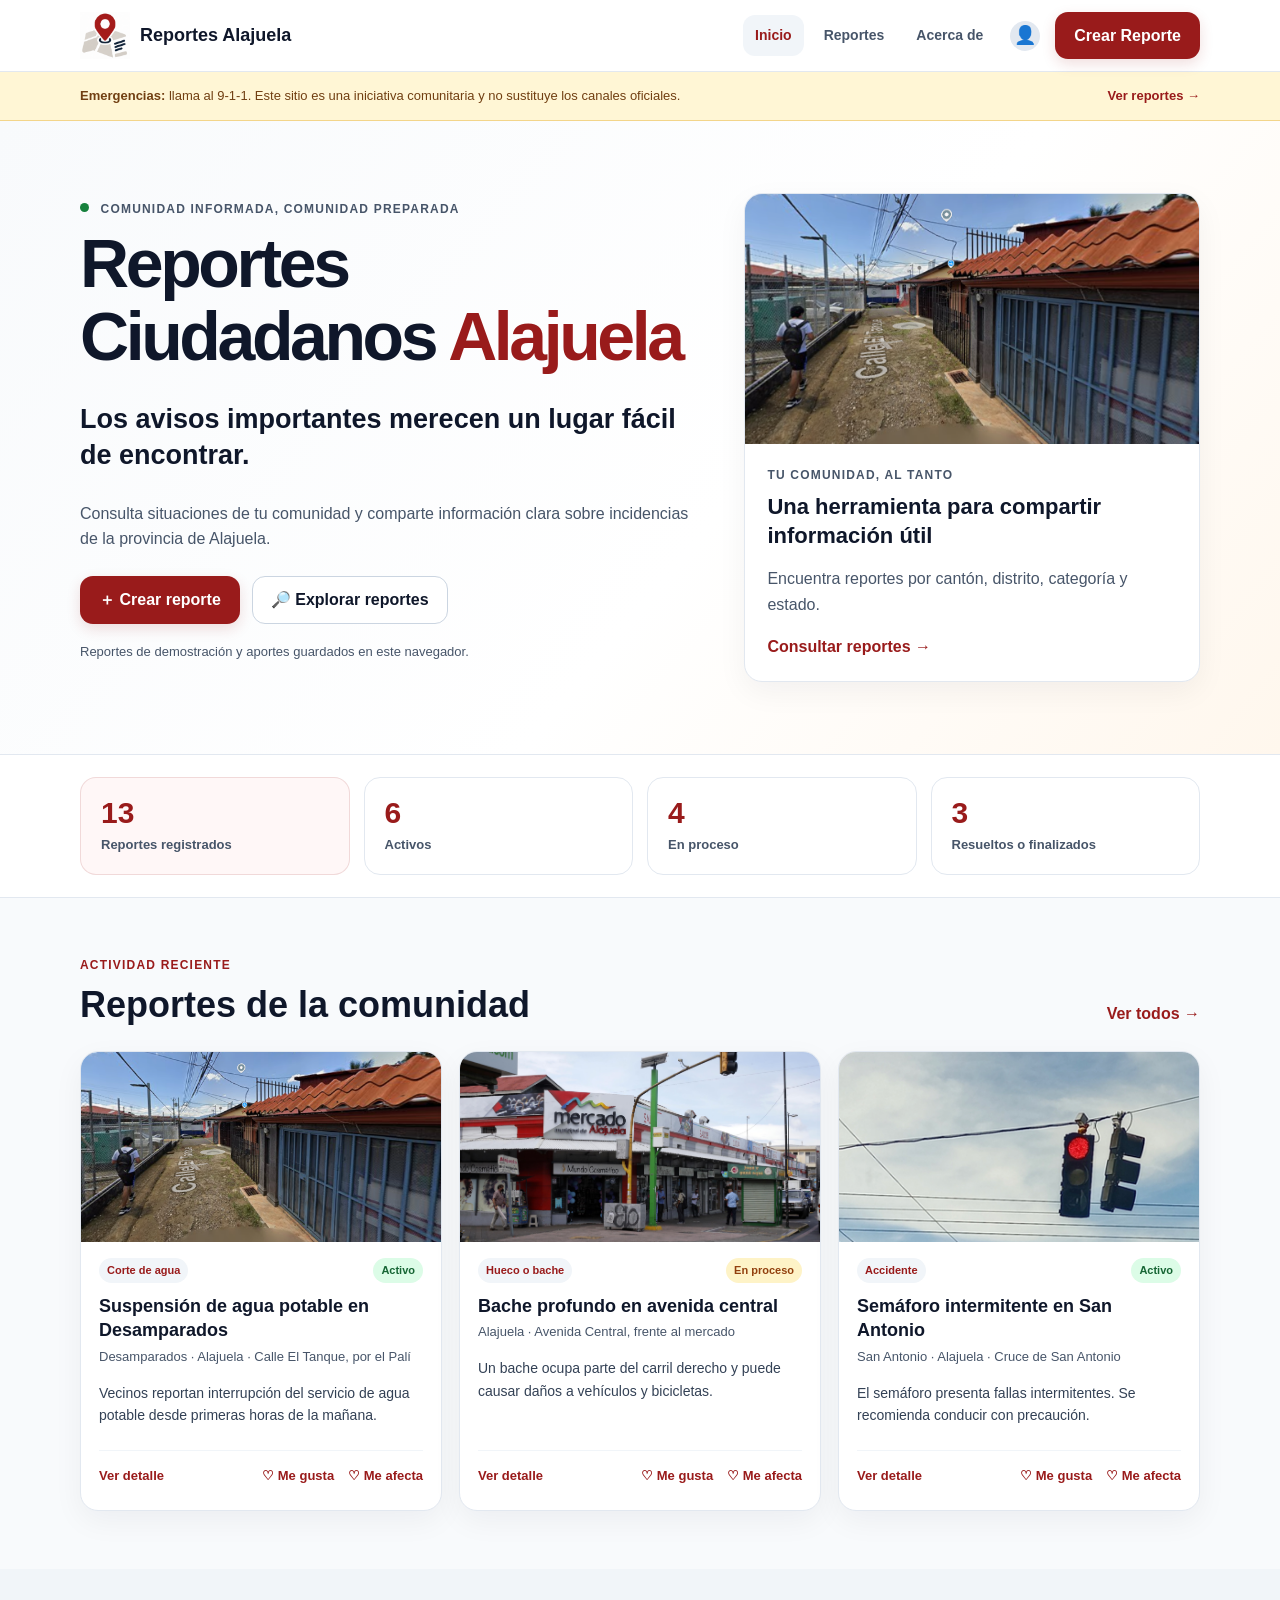
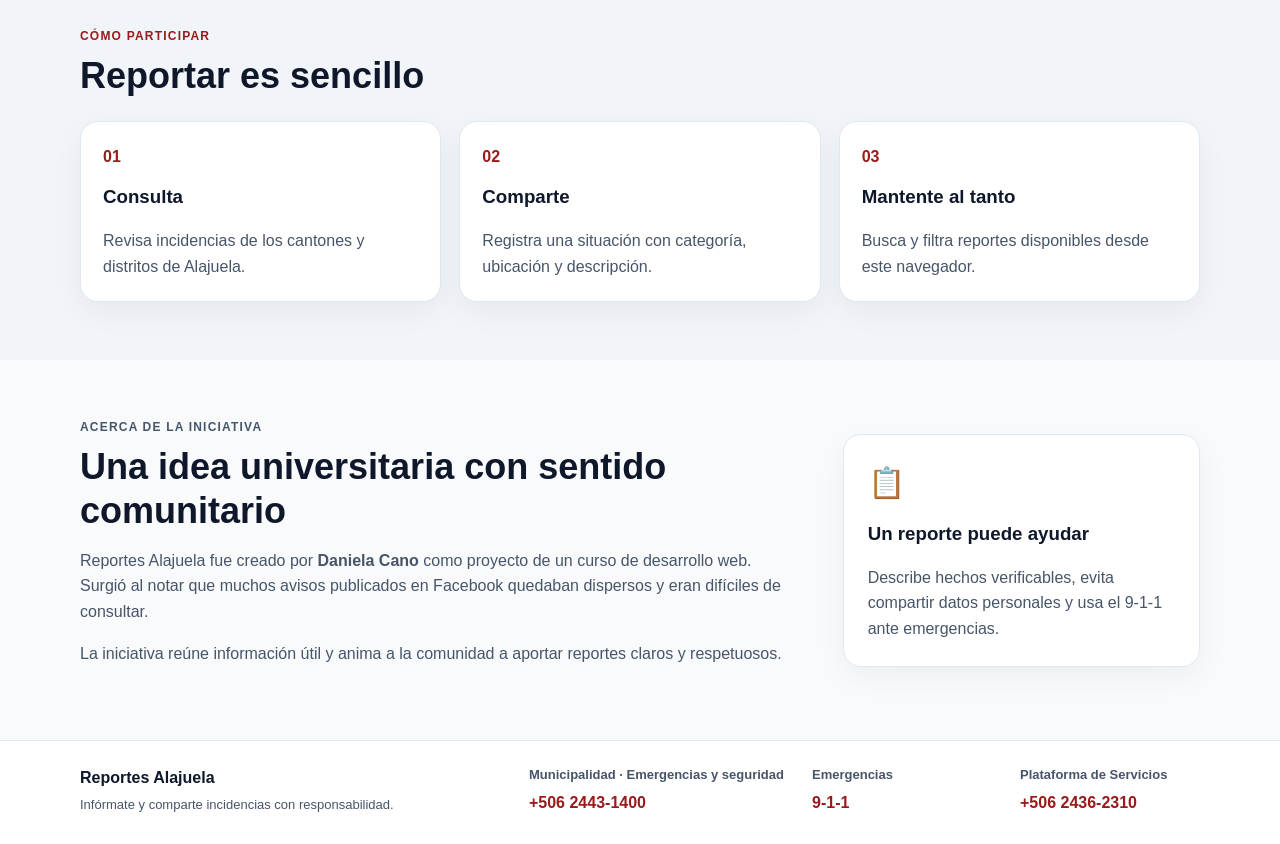
<file: index.html>
<!doctype html>
<html lang="es">

<head>
  <meta charset="utf-8">
  <meta name="viewport" content="width=device-width, initial-scale=1">
  <meta name="description" content="Consulta reportes comunitarios y comparte incidencias de la provincia de Alajuela.">
  <title>Inicio | Reportes Alajuela</title>
  <link rel="icon" href="img/logo-icon.png" type="image/png">
  <link rel="stylesheet" href="css/styles.css">
</head>

<body data-page="inicio">
  <!-- Encabezado compartido: marca del sitio y enlaces a las tres páginas. -->
  <header class="encabezado">
    <a class="marca" href="index.html">
      <img src="img/logo-icon.png" alt="Logo de Reportes Alajuela">
      <span>Reportes Alajuela</span>
    </a>
    <button class="menu" type="button" aria-expanded="false" aria-label="Abrir menú">☰</button>
    <nav class="menu-principal" aria-label="Navegación principal">
      <a data-nav="inicio" href="index.html" aria-current="page">Inicio</a>
      <a data-nav="reportes" href="reportes.html">Reportes</a>
      <a href="#acerca-de">Acerca de</a>
      <div class="cuenta-navegacion">
        <a class="iniciar-sesion-movil" data-mobile-login-link href="login.html" hidden>Iniciar sesión</a>
        <details class="menu-cuenta" data-user-menu>
          <summary aria-label="Abrir menú de cuenta"><span class="avatar-cuenta" aria-hidden="true">👤</span></summary>
          <div class="opciones-cuenta">
            <div data-account-details hidden>
              <p><strong>Cédula</strong><span data-session-id></span></p>
              <p><strong>Nombre</strong><span data-session-name></span></p>
              <p><strong>Correo</strong><span data-session-email></span></p>
              <button type="button" data-logout>Cerrar sesión</button>
            </div>
            <a data-login-link href="login.html">Iniciar sesión</a>
          </div>
        </details>
      </div>
      <a class="boton boton-rojo" href="gestion.html">Crear Reporte</a>
    </nav>
  </header>

  <main>
    <!-- Aviso comunitario y presentación principal del proyecto. -->
    <aside class="aviso" aria-label="Aviso de seguridad">
      <div class="contenedor aviso-contenido">
        <p><strong>Emergencias:</strong> llama al 9-1-1. Este sitio es una iniciativa comunitaria y no sustituye los
          canales oficiales.</p>
        <a href="reportes.html">Ver reportes <span aria-hidden="true">→</span></a>
      </div>
    </aside>

    <section class="portada">
      <div class="contenedor portada-contenido">
        <div class="portada-texto">
          <p class="etiqueta"><span class="punto" aria-hidden="true"></span> Comunidad informada, comunidad preparada
          </p>
          <h1 class="titulo">Reportes Ciudadanos <span>Alajuela</span></h1>
          <p class="destacado">Los avisos importantes merecen un lugar fácil de encontrar.</p>
          <p>Consulta situaciones de tu comunidad y comparte información clara sobre incidencias de la provincia de
            Alajuela.</p>
          <div class="botones-portada">
            <a class="boton boton-rojo" href="gestion.html">＋ Crear reporte</a>
            <a class="boton boton-claro" href="reportes.html"> 🔎 Explorar reportes</a>
          </div>
          <p class="nota">Reportes de demostración y aportes guardados en este navegador.</p>
        </div>
        <aside class="tarjeta-inicio tarjeta-foto">
          <img class="foto-portada" src="img/ALJ-001.png" alt="Vista de una calle de una comunidad de Alajuela">
          <div class="texto-foto">
            <p class="etiqueta">Tu comunidad, al tanto</p>
            <h2>Una herramienta para compartir información útil</h2>
            <p>Encuentra reportes por cantón, distrito, categoría y estado.</p>
            <a class="enlace" href="reportes.html">Consultar reportes <span aria-hidden="true">→</span></a>
          </div>
        </aside>
      </div>
    </section>

    <!-- Estos números los calcula app.js usando los reportes cargados. -->
    <section class="resumen" aria-label="Resumen de reportes comunitarios">
      <div class="contenedor datos-resumen">
        <article class="dato-resumen total"><span class="numero" data-report-stat="total">—</span><span
            class="nombre-dato">Reportes registrados</span></article>
        <article class="dato-resumen"><span class="numero" data-report-stat="activo">—</span><span
            class="nombre-dato">Activos</span></article>
        <article class="dato-resumen"><span class="numero" data-report-stat="proceso">—</span><span
            class="nombre-dato">En proceso</span></article>
        <article class="dato-resumen"><span class="numero" data-report-stat="resuelto">—</span><span
            class="nombre-dato">Resueltos o finalizados</span></article>
      </div>
    </section>

    <!-- app.js coloca aquí las tres tarjetas más recientes del JSON. -->
    <section class="seccion">
      <div class="contenedor">
        <div class="titulo-seccion titulo-fila">
          <div>
            <p class="etiqueta">Actividad reciente</p>
            <h2>Reportes de la comunidad</h2>
          </div>
          <a class="enlace" href="reportes.html">Ver todos <span aria-hidden="true">→</span></a>
        </div>
        <div class="lista-reportes" id="recent-reports" aria-live="polite">
          <p class="cargando">Cargando reportes…</p>
        </div>
      </div>
    </section>

    <!-- Explicación breve de cómo participar en el proyecto. -->
    <section class="seccion fondo-claro">
      <div class="contenedor">
        <div class="titulo-seccion">
          <p class="etiqueta">Cómo participar</p>
          <h2>Reportar es sencillo</h2>
        </div>
        <div class="pasos">
          <article class="paso"><span>01</span>
            <h3>Consulta</h3>
            <p>Revisa incidencias de los cantones y distritos de Alajuela.</p>
          </article>
          <article class="paso"><span>02</span>
            <h3>Comparte</h3>
            <p>Registra una situación con categoría, ubicación y descripción.</p>
          </article>
          <article class="paso"><span>03</span>
            <h3>Mantente al tanto</h3>
            <p>Busca y filtra reportes disponibles desde este navegador.</p>
          </article>
        </div>
      </div>
    </section>

    <!-- Origen universitario de la iniciativa. El menú enlaza a este id. -->
    <section class="seccion" id="acerca-de">
      <div class="contenedor acerca">
        <div class="acerca-texto">
          <p class="etiqueta">Acerca de la iniciativa</p>
          <h2>Una idea universitaria con sentido comunitario</h2>
          <p>Reportes Alajuela fue creado por <strong>Daniela Cano</strong> como proyecto de un curso de desarrollo web.
            Surgió al notar que muchos avisos publicados en Facebook quedaban dispersos y eran difíciles de consultar.
          </p>
          <p>La iniciativa reúne información útil y anima a la comunidad a aportar reportes claros y respetuosos.</p>
        </div>
        <aside class="acerca-nota">
          <span class="LISTA" aria-hidden="true">📋</span>
          <h3>Un reporte puede ayudar</h3>
          <p>Describe hechos verificables, evita compartir datos personales y usa el 9-1-1 ante emergencias.</p>
        </aside>
      </div>
    </section>
  </main>

  <!-- Pie de página con teléfonos y enlaces para llamar desde un celular. -->
  <footer class="pie">
    <div class="contenedor pie-contenido">
      <div>
        <strong>Reportes Alajuela</strong>
        <p>Infórmate y comparte incidencias con responsabilidad.</p>
      </div>

      <div class="contactos">
        <div class="contacto">
          <p class="etiqueta">Municipalidad · Emergencias y seguridad</p>
          <a href="tel:+50624431400">+506 2443-1400</a>
        </div>

        <div class="contacto">
          <p class="etiqueta">Emergencias</p>
          <a href="tel:911">9-1-1</a>
        </div>

        <div class="contacto">
          <p class="etiqueta">Plataforma de Servicios</p>
          <a href="tel:+50624362310">+506 2436-2310</a>
        </div>
      </div>
    </div>
  </footer>
  <!-- app.js usa este espacio para mostrar confirmaciones temporales. -->
  <div id="announcement" class="aviso-flotante" role="status" aria-live="polite"></div>
  <script type="module" src="JavaScript/app.js"></script>
</body>

</html>
</file>
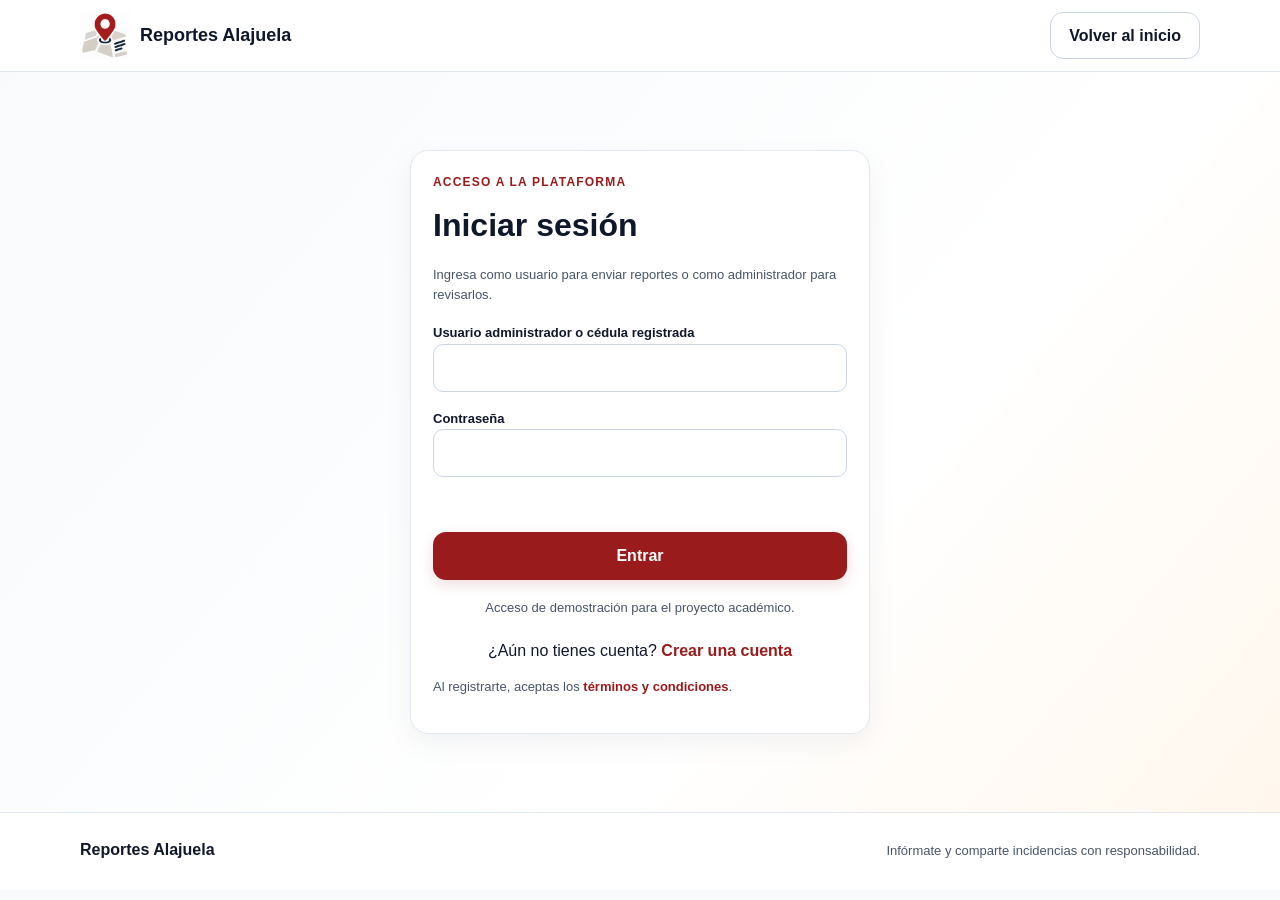
<file: gestion.html>
<!doctype html>
<html lang="es">

<head>
  <meta charset="utf-8">
  <meta name="viewport" content="width=device-width, initial-scale=1">
  <meta name="description" content="Registra y administra reportes ciudadanos de Alajuela.">
  <title>Crear Reporte | Reportes Alajuela</title>
  <link rel="icon" href="img/logo-icon.png" type="image/png">
  <link rel="stylesheet" href="css/styles.css">
</head>

<body data-page="gestion">
  <!-- Encabezado compartido y navegación del sitio. -->
  <header class="encabezado">
    <a class="marca" href="index.html"><img src="img/logo-icon.png" alt="Logo de Reportes Alajuela"><span>Reportes
        Alajuela</span></a>
    <button class="menu" type="button" aria-expanded="false" aria-label="Abrir menú">☰</button>
    <nav class="menu-principal" aria-label="Navegación principal">
      <a data-nav="inicio" href="index.html">Inicio</a>
      <a data-nav="reportes" href="reportes.html">Reportes</a>
      <a href="index.html#acerca-de">Acerca de</a>
      <div class="cuenta-navegacion">
        <a class="iniciar-sesion-movil" data-mobile-login-link href="login.html" hidden>Iniciar sesión</a>
        <details class="menu-cuenta" data-user-menu>
          <summary aria-label="Abrir menú de cuenta"><span class="avatar-cuenta" aria-hidden="true">👤</span></summary>
          <div class="opciones-cuenta">
            <div data-account-details hidden>
              <p><strong>Cédula</strong><span data-session-id></span></p>
              <p><strong>Nombre</strong><span data-session-name></span></p>
              <p><strong>Correo</strong><span data-session-email></span></p>
              <button type="button" data-logout>Cerrar sesión</button>
            </div>
            <a data-login-link href="login.html">Iniciar sesión</a>
          </div>
        </details>
      </div>
      <a class="boton boton-rojo" href="gestion.html" aria-current="page">Gestión</a>
    </nav>
  </header>

  <main>
    <section class="intro">
      <div class="contenedor">
        <p class="etiqueta">Registro y gestión</p>
        <h1>Crear un reporte</h1>
        <p>Describe una incidencia de la provincia de Alajuela. Al elegir el cantón, el formulario mostrará sus
          distritos correspondientes.</p>
      </div>
    </section>

    <section class="seccion">
      <div id="user-area" class="contenedor gestion" hidden>
        <div class="area-titulo">
          <p id="session-label" class="etiqueta"></p>
          <button id="logout-button" class="boton boton-claro" type="button">Cerrar sesión</button>
        </div>
        <!-- Formulario: app.js valida los datos y los guarda en este navegador. -->
        <form id="new-report-form" class="formulario" novalidate>
          <h2>Información de la incidencia</h2>
          <p class="ayuda">Completa los campos obligatorios. No incluyas nombres, teléfonos ni otros datos personales.
          </p>

          <div class="campo">
            <label for="report-title">Título del reporte</label>
            <input id="report-title" name="title" required minlength="8" maxlength="80"
              placeholder="Ej. Fuga de agua en el parque">
            <small class="error" data-error-for="title"></small>
          </div>

          <div class="fila">
            <div class="campo">
              <label for="report-category">Categoría</label>
              <select id="report-category" name="category" required>
                <option value="">Selecciona una categoría</option>
                <option value="agua">Corte de agua</option>
                <option value="huecos">Hueco o bache</option>
                <option value="fugas">Fuga de agua</option>
                <option value="accidentes">Accidente de tránsito</option>
                <option value="otros">Otra incidencia</option>
                <option value="Estadio">Partido de fútbol</option>
              </select>
              <small class="error" data-error-for="category"></small>
            </div>
            <div class="campo">
              <label for="report-canton">Cantón</label>
              <select id="report-canton" name="canton" required>
                <option value="">Selecciona un cantón de Alajuela</option>
              </select>
              <small class="error" data-error-for="canton"></small>
            </div>
          </div>

          <div class="campo">
            <label for="report-district">Distrito</label>
            <select id="report-district" name="district" required disabled>
              <option value="">Primero selecciona un cantón</option>
            </select>
            <small class="error" data-error-for="district"></small>
          </div>

          <div class="campo">
            <label for="report-location">Dirección o punto de referencia</label>
            <input id="report-location" name="location" required minlength="5" maxlength="100"
              placeholder="Ej. 100 m al norte del parque">
            <small class="error" data-error-for="location"></small>
          </div>

          <!-- La persona elige una foto local; app.js muestra una vista previa y la guarda con el reporte. -->
          <div class="campo">
            <label for="report-image">Foto del incidente (opcional)</label>
            <input id="report-image" name="image" type="file" accept="image/png,image/jpeg,image/webp"
              aria-describedby="image-help">
            <small id="image-help" class="ayuda">Selecciona una foto PNG, JPG o WebP de hasta 800 KB.</small>
            <img id="image-preview" class="vista" alt="Vista previa de la imagen seleccionada" hidden>
            <small class="error" data-error-for="image"></small>
          </div>

          <div class="campo">
            <label for="report-description">Descripción</label>
            <textarea id="report-description" name="description" required minlength="20" maxlength="400" rows="5"
              placeholder="Explica qué sucede y desde cuándo…"></textarea>
            <small class="error" data-error-for="description"></small>
          </div>

          <p id="form-message" class="resultado" role="status" aria-live="polite"></p>
          <div class="botones-form">
            <button class="boton boton-rojo" type="submit">Enviar a revisión</button>
            <button class="boton boton-claro" id="clear-form" type="button">Limpiar formulario</button>
          </div>
        </form>

        <!-- El usuario ve sus envíos; todavía no aparecen públicamente hasta aprobación. -->
        <aside id="user-reports-panel" class="panel">
          <p class="etiqueta">Solo en este dispositivo</p>
          <h2>Mis envíos</h2>
          <p>Los reportes enviados quedan pendientes hasta que el administrador los revise.</p>
          <div id="my-reports" class="mis-reportes" aria-live="polite">
            <p class="cargando">Cargando tus reportes…</p>
          </div>
        </aside>

        <!-- Herramientas privadas de revisión que solo se muestran al iniciar como admin. -->
        <section id="admin-panel" class="panel admin-panel" hidden>
          <p class="etiqueta">Panel de administración</p>
          <h2>Revisar reportes</h2>
          <p>Aprueba los reportes apropiados para que aparezcan en la página pública. También puedes editarlos o
            eliminarlos.</p>
          <div id="admin-reports" class="mis-reportes" aria-live="polite"></div>
        </section>
      </div>
    </section>

    <!-- Formulario para editar el contenido sin cuadros prompt del navegador. -->
    <dialog id="edit-dialog" class="dialogo dialogo-editar" aria-labelledby="edit-dialog-title">
      <form id="edit-report-form" class="formulario formulario-edicion" novalidate>
        <p class="etiqueta">Panel de administración</p>
        <h2 id="edit-dialog-title">Editar reporte</h2>
        <p class="ayuda">Actualiza el título, el lugar o la descripción. Los campos se validan mientras escribes.</p>

        <div class="campo">
          <label for="edit-title">Título</label>
          <input id="edit-title" name="title" required minlength="8" maxlength="80" aria-describedby="edit-title-error">
          <small id="edit-title-error" class="error" data-error-for="title"></small>
        </div>

        <div class="campo">
          <label for="edit-location">Lugar o punto de referencia</label>
          <input id="edit-location" name="location" required minlength="5" maxlength="100"
            aria-describedby="edit-location-error">
          <small id="edit-location-error" class="error" data-error-for="location"></small>
        </div>

        <div class="campo">
          <label for="edit-description">Descripción</label>
          <textarea id="edit-description" name="description" required minlength="20" maxlength="400" rows="5"
            aria-describedby="edit-description-error"></textarea>
          <small id="edit-description-error" class="error" data-error-for="description"></small>
        </div>

        <div class="campo">
          <label for="edit-status">Estado del reporte</label>
          <select id="edit-status" name="status" required>
            <option value="activo">Activo</option>
            <option value="proceso">En proceso</option>
            <option value="finalizado">Finalizado</option>
            <option value="resuelto">Resuelto</option>
          </select>
        </div>

        <p id="edit-form-message" class="resultado" role="status" aria-live="polite"></p>
        <div class="botones-form">
          <button class="boton boton-claro" type="button" data-close-edit>Cancelar</button>
          <button class="boton boton-rojo" type="submit">Guardar cambios</button>
        </div>
      </form>
    </dialog>

    <!-- Ventana para mostrar el detalle de un reporte. -->
    <dialog id="report-dialog" class="dialogo" aria-labelledby="report-detail-title">
      <button class="cerrar" type="button" aria-label="Cerrar detalle">×</button>
      <div id="report-detail"></div>
    </dialog>
  </main>

  <footer class="pie">
    <div class="contenedor pie-contenido">
      <div>
        <strong>Reportes Alajuela</strong>
        <p>Infórmate y comparte incidencias con responsabilidad.</p>
      </div>

      <div class="contactos">
        <div class="contacto">
          <p class="etiqueta">Municipalidad · Emergencias y seguridad</p>
          <a href="tel:+50624431400">+506 2443-1400</a>
        </div>

        <div class="contacto">
          <p class="etiqueta">Emergencias</p>
          <a href="tel:911">9-1-1</a>
        </div>

        <div class="contacto">
          <p class="etiqueta">Plataforma de Servicios</p>
          <a href="tel:+50624362310">+506 2436-2310</a>
        </div>
      </div>
    </div>
  </footer>
  <div id="announcement" class="aviso-flotante" role="status" aria-live="polite"></div>
  <script type="module" src="JavaScript/app.js"></script>
</body>

</html>
</file>
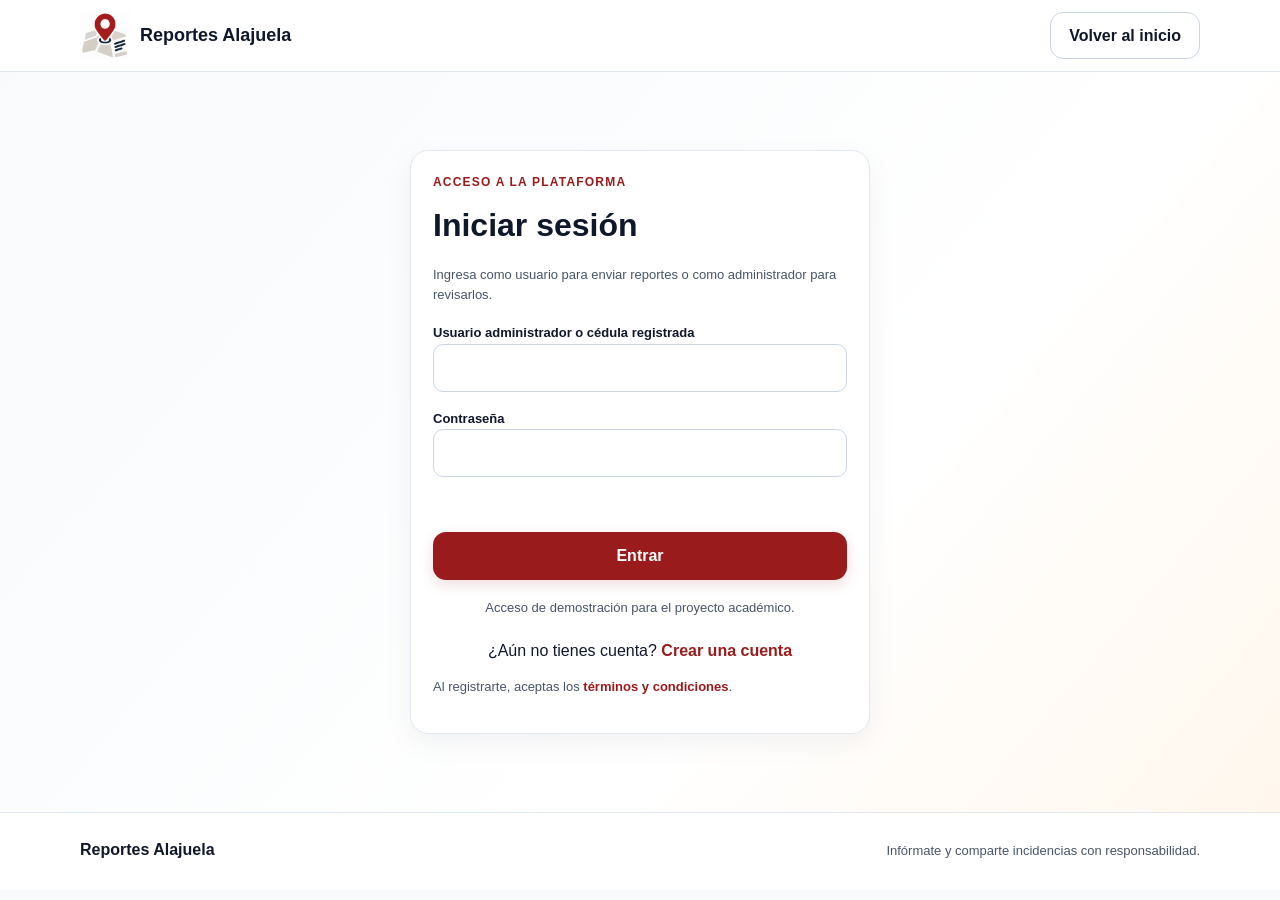
<file: login.html>
<!doctype html>
<html lang="es">

<head>
  <meta charset="utf-8">
  <meta name="viewport" content="width=device-width, initial-scale=1">
  <meta name="description" content="Acceso de usuario y administrador a Reportes Alajuela.">
  <title>Iniciar sesión | Reportes Alajuela</title>
  <link rel="icon" href="img/logo-icon.png" type="image/png">
  <link rel="stylesheet" href="css/styles.css">
</head>

<body data-page="login">
  <!-- Encabezado sencillo para volver al contenido público. -->
  <header class="encabezado">
    <a class="marca" href="index.html"><img src="img/logo-icon.png" alt="Logo de Reportes Alajuela"><span>Reportes
        Alajuela</span></a>
    <a class="boton boton-claro" href="index.html">Volver al inicio</a>
  </header>

  <main class="inicio-sesion">
    <form id="login-form" class="formulario formulario-acceso" novalidate>
      <p class="etiqueta">Acceso a la plataforma</p>
      <h1>Iniciar sesión</h1>
      <p class="ayuda">Ingresa como usuario para enviar reportes o como administrador para revisarlos.</p>

      <div class="campo">
        <label for="login-user">Usuario administrador o cédula registrada</label>
        <input id="login-user" name="username" autocomplete="username" required>
      </div>
      <div class="campo">
        <label for="login-password">Contraseña</label>
        <input id="login-password" name="password" type="password" autocomplete="current-password" required>
      </div>
      <p id="login-message" class="resultado" role="status" aria-live="polite"></p>
      <button class="boton boton-rojo" type="submit">Entrar</button>
      <p class="ayuda nota-acceso"> Acceso de demostración para el proyecto académico.</p>
      <p class="enlace-registro">¿Aún no tienes cuenta? <a class="enlace" href="registro.html">Crear una cuenta</a></p>
      <p class="ayuda"> Al registrarte, aceptas los <a class="enlace" href="terminos.html">términos y condiciones</a>.
      </p>
    </form>
  </main>

  <footer class="pie">
    <div class="contenedor pie-contenido"><strong>Reportes Alajuela</strong>
      <p>Infórmate y comparte incidencias con responsabilidad.</p>
    </div>
  </footer>
  <script type="module" src="JavaScript/app.js"></script>
</body>

</html>
</file>
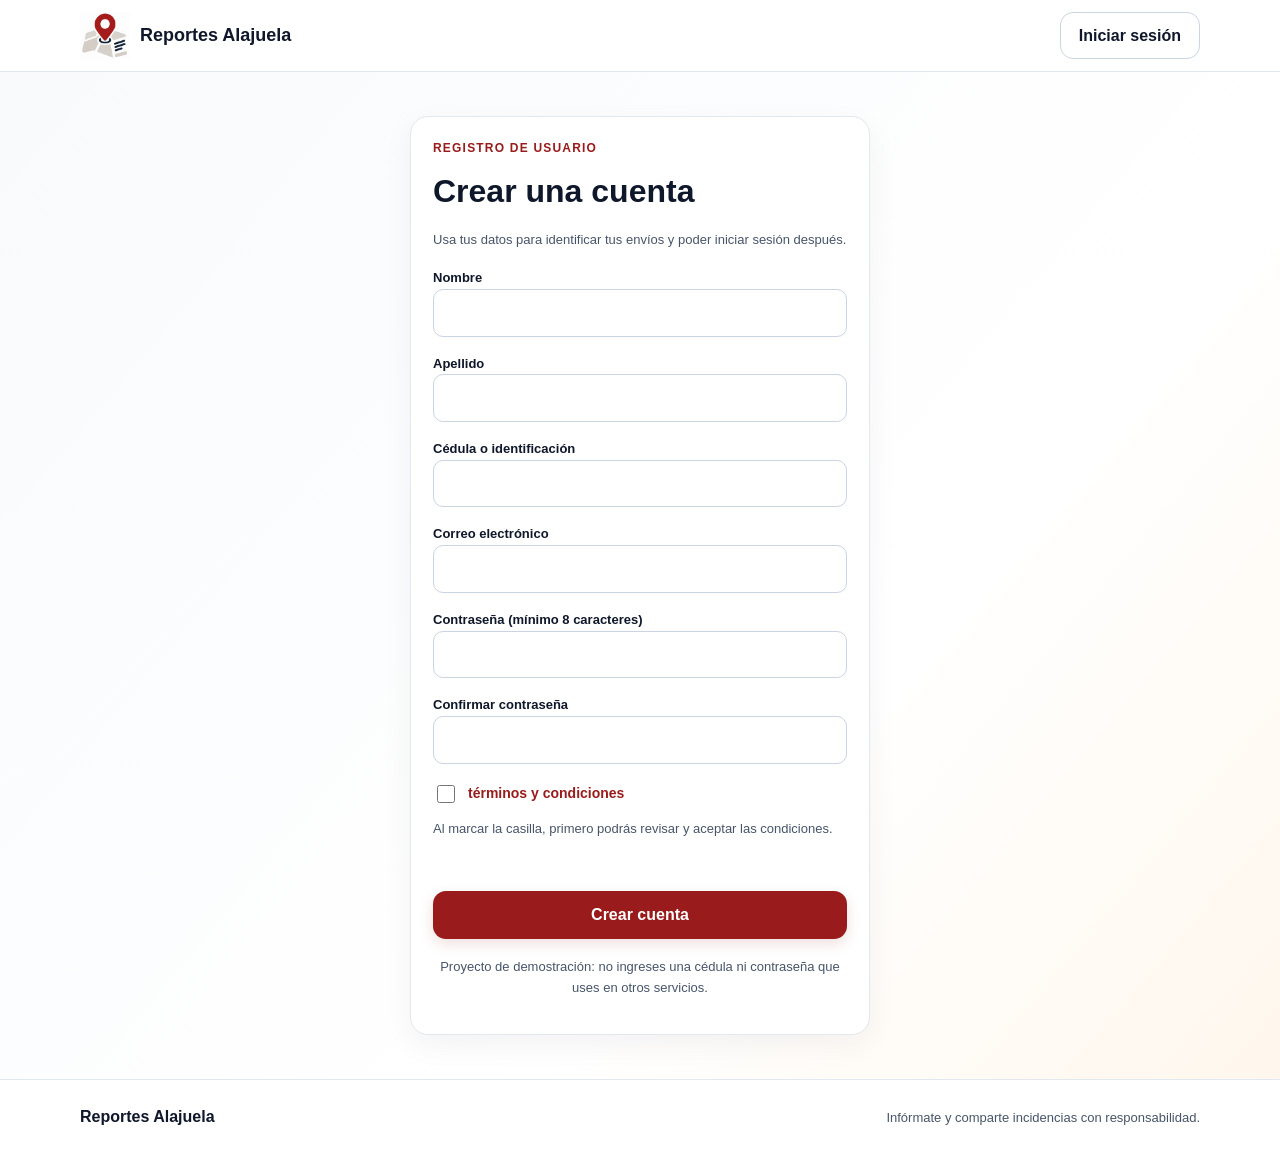
<file: registro.html>
<!doctype html>
<html lang="es">

<head>
  <meta charset="utf-8">
  <meta name="viewport" content="width=device-width, initial-scale=1">
  <meta name="description" content="Crea una cuenta para enviar reportes ciudadanos de Alajuela.">
  <title>Crear cuenta | Reportes Alajuela</title>
  <link rel="icon" href="img/logo-icon.png" type="image/png">
  <link rel="stylesheet" href="css/styles.css">
</head>

<body data-page="registro">
  <!-- Encabezado para volver a la página pública o al inicio de sesión. -->
  <header class="encabezado">
    <a class="marca" href="index.html"><img src="img/logo-icon.png" alt="Logo de Reportes Alajuela"><span>Reportes
        Alajuela</span></a>
    <a class="boton boton-claro" href="login.html">Iniciar sesión</a>
  </header>

  <main class="inicio-sesion">
    <form id="register-form" class="formulario formulario-acceso" novalidate>
      <p class="etiqueta">Registro de usuario</p>
      <h1>Crear una cuenta</h1>
      <p class="ayuda">Usa tus datos para identificar tus envíos y poder iniciar sesión después.</p>

      <div class="campo">
        <label for="register-name">Nombre</label>
        <input id="register-name" name="nombre" autocomplete="given-name" maxlength="60" required>
      </div>
      <div class="campo">
        <label for="register-surname">Apellido</label>
        <input id="register-surname" name="apellido" autocomplete="family-name" maxlength="60" required>
      </div>
      <div class="campo">
        <label for="register-id">Cédula o identificación</label>
        <input id="register-id" name="cedula" autocomplete="off" inputmode="numeric" minlength="6" maxlength="20"
          required>
      </div>
      <div class="campo">
        <label for="register-email">Correo electrónico</label>
        <input id="register-email" name="email" type="email" autocomplete="email" maxlength="120" required
          aria-describedby="register-email-error">
        <small id="register-email-error" class="error"></small>
      </div>
      <div class="campo">
        <label for="register-password">Contraseña (mínimo 8 caracteres)</label>
        <input id="register-password" name="password" type="password" autocomplete="new-password" minlength="8"
          required>
      </div>
      <div class="campo">
        <label for="register-confirmation">Confirmar contraseña</label>
        <input id="register-confirmation" name="confirmation" type="password" autocomplete="new-password" required>
      </div>

      <label class="aceptar-terminos">
        <input id="accept-terms" name="terms" type="checkbox" required>
        <a class="enlace" href="terminos.html">términos y condiciones</a>
      </label>
      <p id="terms-acceptance-help" class="ayuda" aria-live="polite">Al marcar la casilla, primero podrás revisar y
        aceptar las condiciones.</p>
      <p id="register-message" class="resultado" role="status" aria-live="polite"></p>
      <button class="boton boton-rojo" type="submit">Crear cuenta</button>
      <p class="ayuda nota-acceso">Proyecto de demostración: no ingreses una cédula ni contraseña que uses en otros
        servicios.</p>
    </form>
  </main>

  <!-- Diálogo de lectura: el código solo habilita Aceptar cuando se llega al final. -->
  <dialog id="terms-dialog" class="dialogo-terminos" aria-labelledby="terms-dialog-title">
    <div id="terms-dialog-content" class="contenido-terminos-dialogo" tabindex="0">
      <article class="texto-terminos">
        <p class="etiqueta">Participación responsable</p>
        <h2 class="titulo-dialogo-terminos" id="terms-dialog-title">Términos y condiciones</h2>
        <p>Reportes Alajuela es una iniciativa académica para compartir incidencias comunitarias de forma clara,
          respetuosa y útil para las personas de la provincia.</p>

        <h2>Normas para publicar</h2>
        <ul>
          <li>Publica información relacionada con una incidencia comunitaria y procura que sea verídica y comprobable.
          </li>
          <li>No publiques contenido sexual, explícito o que exponga a personas menores de edad.</li>
          <li>No se permite el ciberacoso, las amenazas, insultos, humillaciones, discriminación ni mensajes de odio.
          </li>
          <li>No compartas violencia gráfica, contenido ilegal, spam, publicidad o información falsa con intención de
            perjudicar.</li>
          <li>No incluyas cédulas, teléfonos, direcciones privadas, rostros identificables ni otros datos personales
            tuyos o de terceros.</li>
          <li>Usa el servicio con respeto. Para emergencias reales, llama al 9-1-1; el sitio no sustituye a los
            servicios oficiales.</li>
        </ul>

        <h2>Revisión de contenido</h2>
        <p>Los reportes enviados quedan pendientes hasta que el administrador los revise. El administrador puede
          aprobarlos, editarlos antes de publicarlos, rechazarlos o eliminarlos si no cumplen estas normas o no son
          apropiados para la comunidad.</p>

        <h2>Uso de la cuenta y datos</h2>
        <p>La persona usuaria es responsable de la información que envía y de mantener su contraseña en privado. En esta
          versión académica, las cuentas y los reportes se guardan en el navegador usado para la demostración; no existe
          un servidor de autenticación ni una base de datos compartida.</p>
        <p>Al marcar la casilla durante el registro, confirmas que leíste y aceptas estas reglas para participar en la
          plataforma.</p>
      </article>
    </div>
    <div class="acciones-terminos">
      <p id="terms-scroll-help" class="ayuda" aria-live="polite">Desplázate hasta el final para habilitar la aceptación.
      </p>
      <button id="close-terms-button" class="boton boton-claro" type="button">Volver</button>
      <button id="accept-terms-button" class="boton boton-rojo" type="button" disabled>Aceptar</button>
    </div>
  </dialog>

  <footer class="pie">
    <div class="contenedor pie-contenido"><strong>Reportes Alajuela</strong>
      <p>Infórmate y comparte incidencias con responsabilidad.</p>
    </div>
  </footer>
  <script type="module" src="JavaScript/app.js"></script>
</body>

</html>
</file>
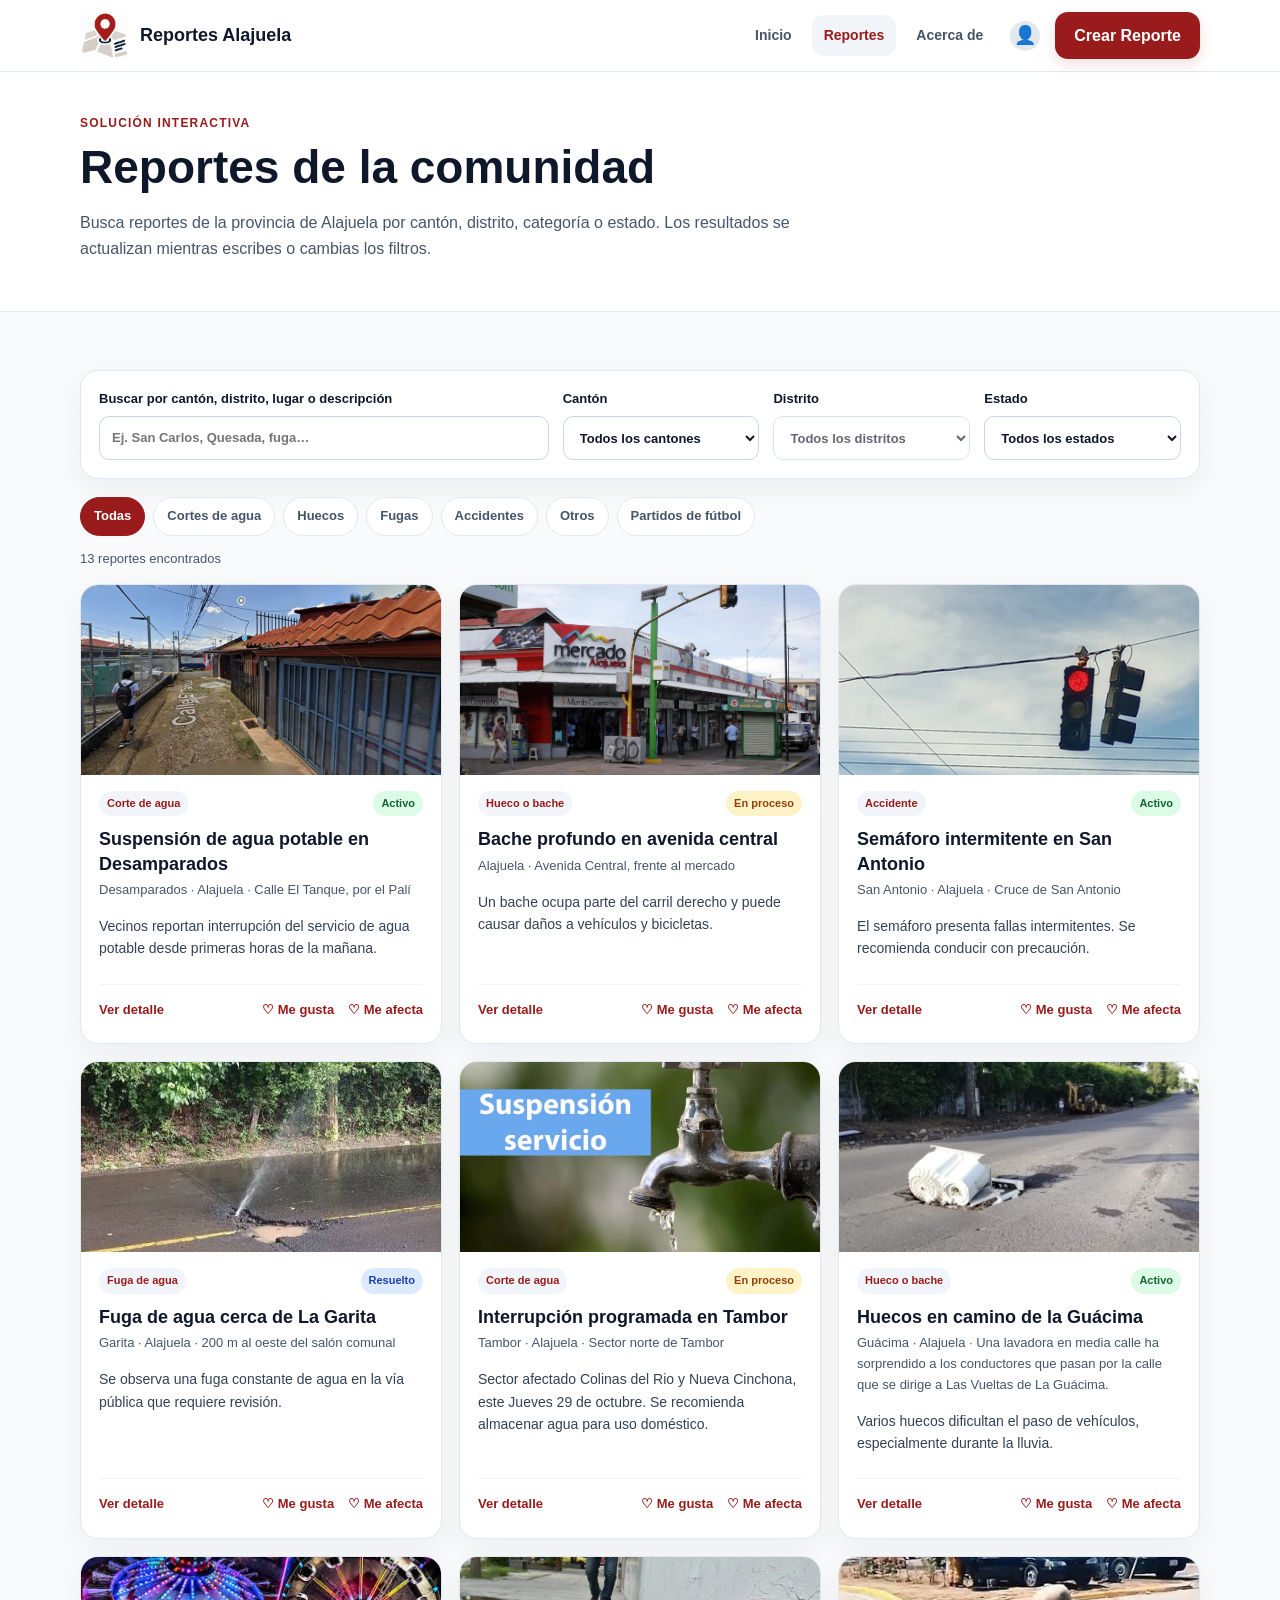
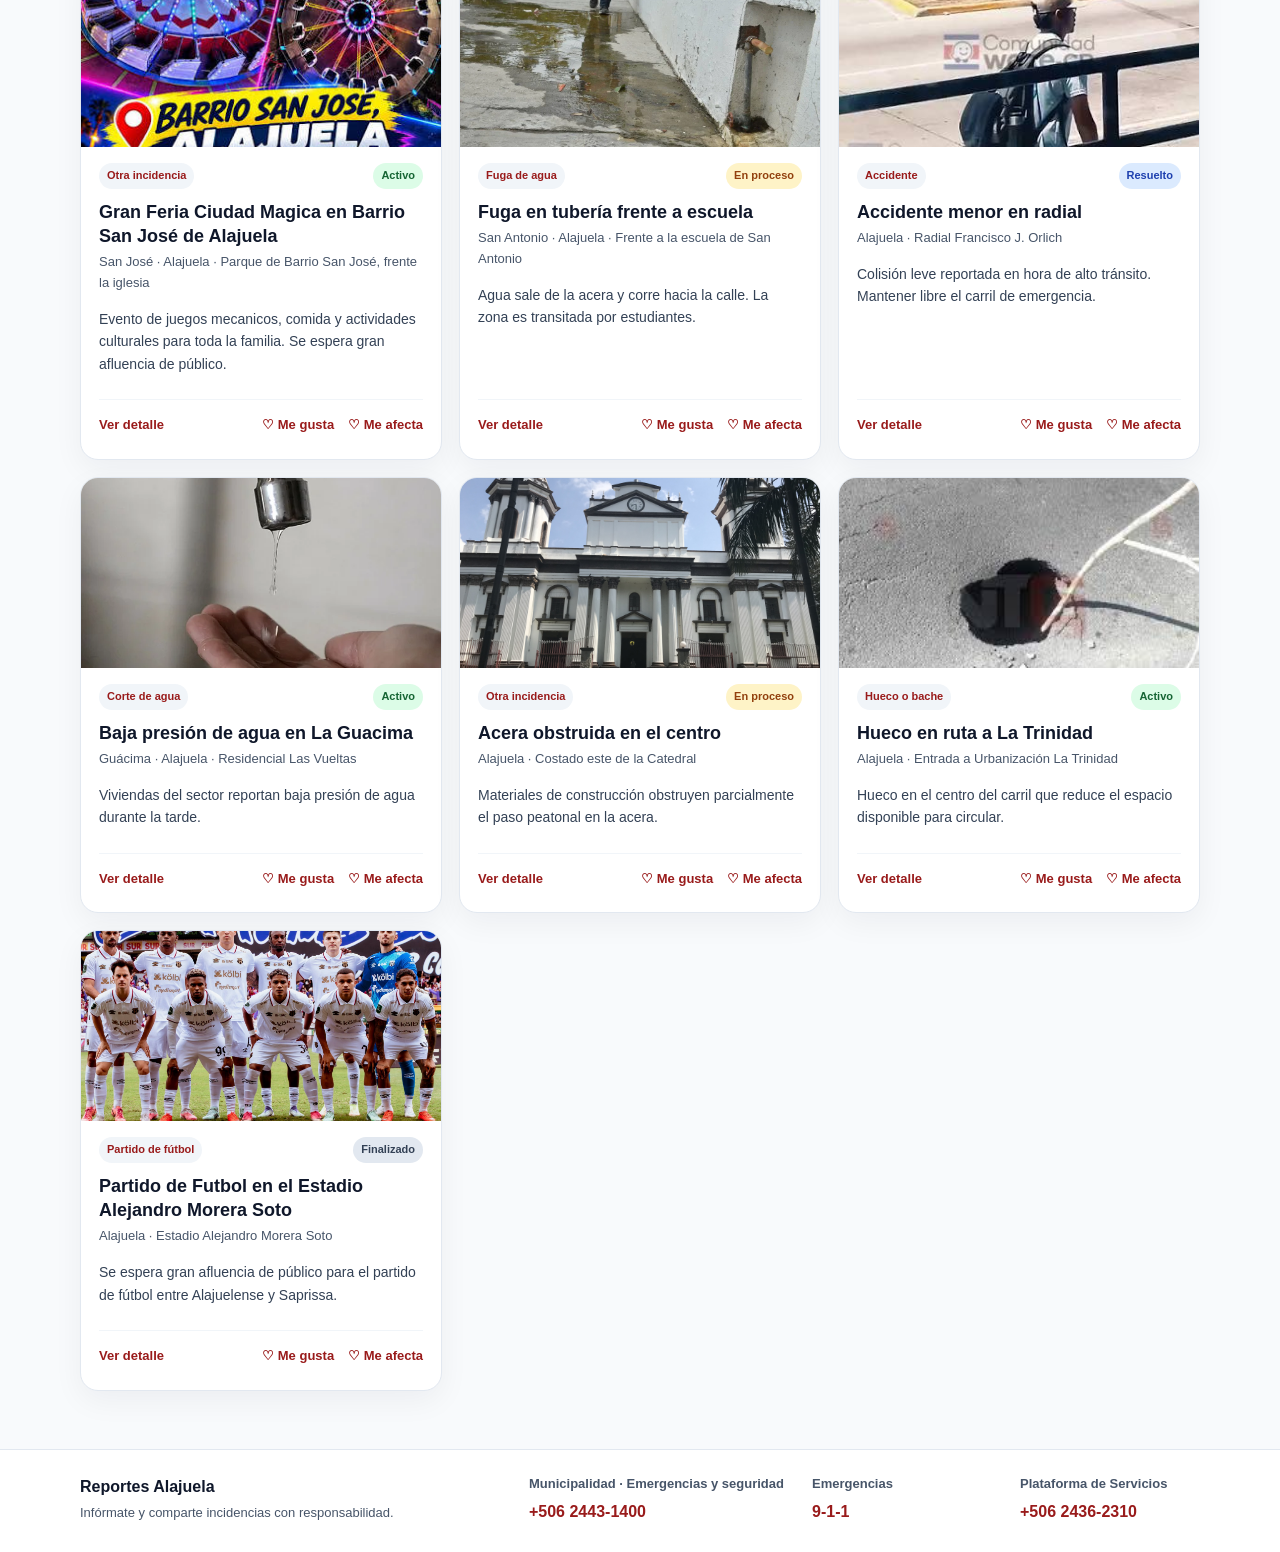
<file: reportes.html>
<!doctype html>
<html lang="es">

<head>
  <meta charset="utf-8">
  <meta name="viewport" content="width=device-width, initial-scale=1">
  <meta name="description" content="Busca y filtra reportes ciudadanos de la provincia de Alajuela.">
  <title>Reportes | Reportes Alajuela</title>
  <link rel="icon" href="img/logo-icon.png" type="image/png">
  <link rel="stylesheet" href="css/styles.css">
</head>

<body data-page="reportes">
  <!-- Encabezado compartido y navegación del sitio. -->
  <header class="encabezado">
    <a class="marca" href="index.html"><img src="img/logo-icon.png" alt="Logo de Reportes Alajuela"><span>Reportes
        Alajuela</span></a>
    <button class="menu" type="button" aria-expanded="false" aria-label="Abrir menú">☰</button>
    <nav class="menu-principal" aria-label="Navegación principal">
      <a data-nav="inicio" href="index.html">Inicio</a>
      <a data-nav="reportes" href="reportes.html" aria-current="page">Reportes</a>
      <a href="index.html#acerca-de">Acerca de</a>
      <div class="cuenta-navegacion">
        <a class="iniciar-sesion-movil" data-mobile-login-link href="login.html" hidden>Iniciar sesión</a>
        <details class="menu-cuenta" data-user-menu>
          <summary aria-label="Abrir menú de cuenta"><span class="avatar-cuenta" aria-hidden="true">👤</span></summary>
          <div class="opciones-cuenta">
            <div data-account-details hidden>
              <p><strong>Cédula</strong><span data-session-id></span></p>
              <p><strong>Nombre</strong><span data-session-name></span></p>
              <p><strong>Correo</strong><span data-session-email></span></p>
              <button type="button" data-logout>Cerrar sesión</button>
            </div>
            <a data-login-link href="login.html">Iniciar sesión</a>
          </div>
        </details>
      </div>
      <a class="boton boton-rojo" href="gestion.html">Crear Reporte</a>
    </nav>
  </header>

  <main>
    <section class="intro">
      <div class="contenedor">
        <p class="etiqueta">Solución interactiva</p>
        <h1>Reportes de la comunidad</h1>
        <p>Busca reportes de la provincia de Alajuela por cantón, distrito, categoría o estado. Los resultados se
          actualizan mientras escribes o cambias los filtros.</p>
      </div>
    </section>

    <!-- Controles de búsqueda y filtros que app.js conecta con los reportes. -->
    <section class="seccion">
      <div class="contenedor">
        <div class="filtros" aria-label="Filtros de reportes">
          <label class="busqueda">Buscar por cantón, distrito, lugar o descripción
            <input id="search-input" type="search" placeholder="Ej. San Carlos, Quesada, fuga…" autocomplete="off">
          </label>
          <label for="canton-filter">Cantón
            <select id="canton-filter">
              <option value="all">Todos los cantones</option>
            </select>
          </label>
          <label for="district-filter">Distrito
            <select id="district-filter" disabled>
              <option value="all">Todos los distritos</option>
            </select>
          </label>
          <label for="status-filter">Estado
            <select id="status-filter">
              <option value="all">Todos los estados</option>
              <option value="activo">Activo</option>
              <option value="proceso">En proceso</option>
              <option value="finalizado">Finalizado</option>
              <option value="resuelto">Resuelto</option>
            </select>
          </label>
        </div>

        <div class="categorias" aria-label="Filtrar por categoría">
          <button class="filtro seleccionado" type="button" data-cat="all" aria-pressed="true">Todas</button>
          <button class="filtro" type="button" data-cat="agua" aria-pressed="false">Cortes de agua</button>
          <button class="filtro" type="button" data-cat="huecos" aria-pressed="false">Huecos</button>
          <button class="filtro" type="button" data-cat="fugas" aria-pressed="false">Fugas</button>
          <button class="filtro" type="button" data-cat="accidentes" aria-pressed="false">Accidentes</button>
          <button class="filtro" type="button" data-cat="otros" aria-pressed="false">Otros</button>
          <button class="filtro" type="button" data-cat="Estadio" aria-pressed="false">Partidos de fútbol</button>
        </div>

        <p class="cantidad" id="result-count" aria-live="polite"></p>
        <!-- app.js reemplaza el mensaje de carga con las tarjetas filtradas. -->
        <div class="lista-reportes" id="report-list" aria-live="polite">
          <p class="cargando">Cargando reportes…</p>
        </div>
        <div id="no-results" class="vacio" hidden>
          <h2>No encontramos reportes</h2>
          <p>Prueba con otro cantón, distrito o término de búsqueda.</p>
        </div>
      </div>
    </section>

    <!-- Ventana que app.js completa al abrir el detalle de una tarjeta. -->
    <dialog id="report-dialog" class="dialogo" aria-labelledby="report-detail-title">
      <button class="cerrar" type="button" aria-label="Cerrar detalle">×</button>
      <div id="report-detail"></div>
    </dialog>
  </main>
  <footer class="pie">
    <div class="contenedor pie-contenido">
      <div>
        <strong>Reportes Alajuela</strong>
        <p>Infórmate y comparte incidencias con responsabilidad.</p>
      </div>

      <div class="contactos">
        <div class="contacto">
          <p class="etiqueta">Municipalidad · Emergencias y seguridad</p>
          <a href="tel:+50624431400">+506 2443-1400</a>
        </div>

        <div class="contacto">
          <p class="etiqueta">Emergencias</p>
          <a href="tel:911">9-1-1</a>
        </div>

        <div class="contacto">
          <p class="etiqueta">Plataforma de Servicios</p>
          <a href="tel:+50624362310">+506 2436-2310</a>
        </div>
      </div>
    </div>
  </footer>
  <div id="announcement" class="aviso-flotante" role="status" aria-live="polite"></div>
  <script type="module" src="JavaScript/app.js"></script>
</body>

</html>
</file>
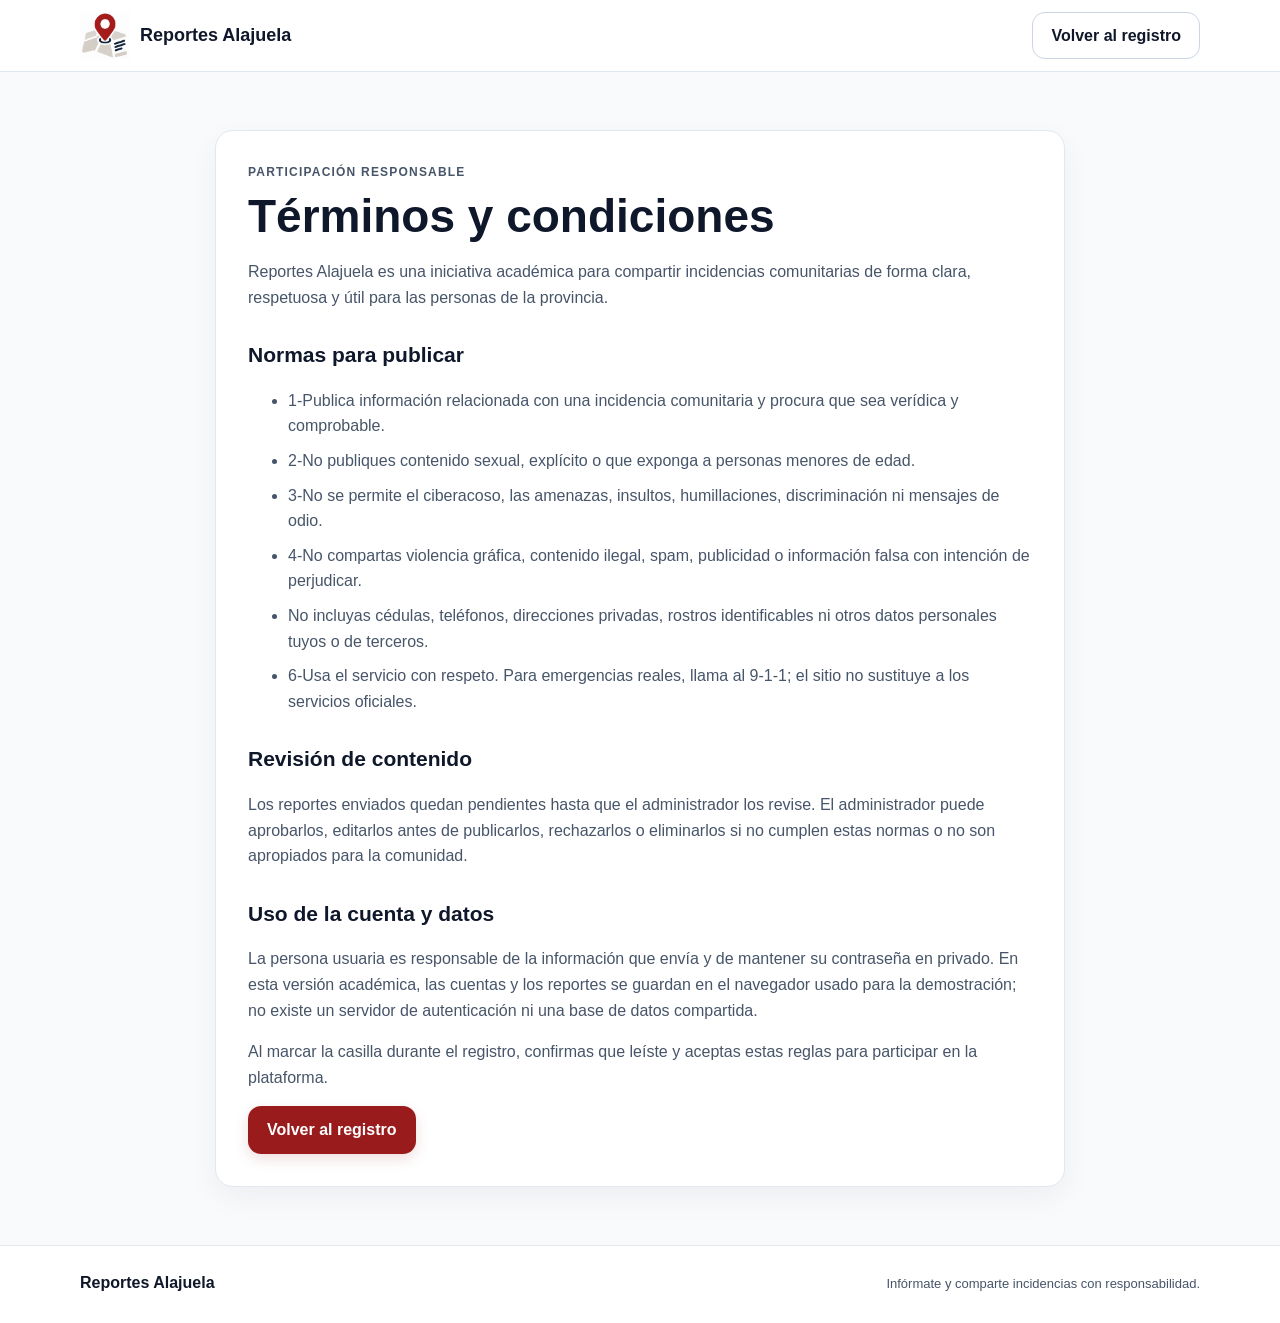
<file: terminos.html>
<!doctype html>
<html lang="es">

<head>
  <meta charset="utf-8">
  <meta name="viewport" content="width=device-width, initial-scale=1">
  <meta name="description" content="Normas de participación y uso responsable de Reportes Alajuela.">
  <title>Términos y condiciones | Reportes Alajuela</title>
  <link rel="icon" href="img/logo-icon.png" type="image/png">
  <link rel="stylesheet" href="css/styles.css">
</head>

<body data-page="terminos">
  <header class="encabezado">
    <a class="marca" href="index.html"><img src="img/logo-icon.png" alt="Logo de Reportes Alajuela"><span>Reportes
        Alajuela</span></a>
    <a class="boton boton-claro" href="registro.html">Volver al registro</a>
  </header>

  <main class="seccion">
    <article class="contenedor texto-terminos">
      <p class="etiqueta">Participación responsable</p>
      <h1>Términos y condiciones</h1>
      <p>Reportes Alajuela es una iniciativa académica para compartir incidencias comunitarias de forma clara,
        respetuosa y útil para las personas de la provincia.</p>

      <h2>Normas para publicar</h2>
      <ul>
        <li>1-Publica información relacionada con una incidencia comunitaria y procura que sea verídica y comprobable.
        </li>
        <li>2-No publiques contenido sexual, explícito o que exponga a personas menores de edad.</li>
        <li>3-No se permite el ciberacoso, las amenazas, insultos, humillaciones, discriminación ni mensajes de odio.</li>
        <li>4-No compartas violencia gráfica, contenido ilegal, spam, publicidad o información falsa con intención de
          perjudicar.</li>
        <li>No incluyas cédulas, teléfonos, direcciones privadas, rostros identificables ni otros datos personales tuyos
          o de terceros.</li>
        <li>6-Usa el servicio con respeto. Para emergencias reales, llama al 9-1-1; el sitio no sustituye a los servicios
          oficiales.</li>
      </ul>

      <h2>Revisión de contenido</h2>
      <p>Los reportes enviados quedan pendientes hasta que el administrador los revise. El administrador puede
        aprobarlos, editarlos antes de publicarlos, rechazarlos o eliminarlos si no cumplen estas normas o no son
        apropiados para la comunidad.</p>

      <h2>Uso de la cuenta y datos</h2>
      <p>La persona usuaria es responsable de la información que envía y de mantener su contraseña en privado. En esta
        versión académica, las cuentas y los reportes se guardan en el navegador usado para la demostración; no existe
        un servidor de autenticación ni una base de datos compartida.</p>
      <p>Al marcar la casilla durante el registro, confirmas que leíste y aceptas estas reglas para participar en la
        plataforma.</p>

      <a class="boton boton-rojo" href="registro.html">Volver al registro</a>
    </article>
  </main>

  <footer class="pie">
    <div class="contenedor pie-contenido"><strong>Reportes Alajuela</strong>
      <p>Infórmate y comparte incidencias con responsabilidad.</p>
    </div>
  </footer>
</body>

</html>
</file>
<file: css/styles.css>
/* Estilos del proyecto hechos con CSS nativo, sin frameworks. */
/* Colores y medidas reutilizables para mantener una apariencia uniforme. */
:root {
  font-family: Arial, Helvetica, sans-serif;
  color: #0f172a;
  background: #f8fafc;
  --rojo: #991b1b;
  --rojo-oscuro: #7f1d1d;
  --texto: #0f172a;
  --texto-suave: #475569;
  --borde: #e2e8f0;
  --blanco: #fff;
  --fondo-claro: #f1f5f9;
  --redondeo: 18px;
  --sombra: 0 10px 30px #0f172a0d;
}

/* Reglas generales para tamaños, texto, imágenes y foco del teclado. */
* {
  box-sizing: border-box;
}

html {
  scroll-behavior: smooth;
  scroll-padding-top: 84px;
}

body {
  min-width: 320px;
  margin: 0;
  background: #f8fafc;
  color: var(--texto);
  font-size: 16px;
  line-height: 1.6;
}

a {
  color: inherit;
  text-decoration: none;
}

button,
input,
select,
textarea {
  font: inherit;
}

button {
  cursor: pointer;
}

img {
  max-width: 100%;
}

[hidden] {
  display: none !important;
}

:focus-visible {
  outline: 3px solid #991b1b66;
  outline-offset: 3px;
}

.contenedor {
  width: min(1120px, calc(100% - 40px));
  margin-inline: auto;
}

/* Encabezado y navegación */
.encabezado {
  position: sticky;
  top: 0;
  z-index: 30;
  display: flex;
  min-height: 72px;
  align-items: center;
  justify-content: space-between;
  gap: 18px;
  padding: 10px max(20px, calc((100vw - 1120px) / 2));
  border-bottom: 1px solid var(--borde);
  background: #fffffff2;
  backdrop-filter: blur(12px);
}

.marca {
  display: flex;
  flex: 0 0 auto;
  align-items: center;
  gap: 10px;
  font-size: 18px;
  font-weight: 800;
  white-space: nowrap;
}

.marca img {
  display: block;
  width: 50px;
  height: 50px;
  flex: 0 0 50px;
  object-fit: contain;
}

.menu-principal {
  display: flex;
  flex: 0 1 auto;
  align-items: center;
  gap: 8px;
  min-width: 0;
}

.menu-principal>a:not(.boton) {
  padding: 9px 12px;
  border-radius: 12px;
  color: var(--texto-suave);
  font-size: 14px;
  font-weight: 700;
}

.menu-principal>a[aria-current="page"]:not(.boton),
.menu-principal>a:not(.boton):hover {
  background: var(--fondo-claro);
  color: var(--rojo);
}

.menu-cuenta {
  position: relative;
  flex: 0 0 auto;
}

.cuenta-navegacion {
  display: flex;
  align-items: center;
  gap: 8px;
}

.iniciar-sesion-movil {
  display: none;
}

.menu-cuenta summary {
  display: grid;
  width: 44px;
  height: 44px;
  align-items: center;
  justify-items: center;
  padding: 4px;
  border: 0;
  border-radius: 12px;
  background: transparent;
  color: var(--texto);
  cursor: pointer;
}

.menu-cuenta summary:hover {
  background: var(--fondo-claro);
}

.avatar-cuenta {
  display: grid;
  width: 30px;
  height: 30px;
  place-items: center;
  border-radius: 50%;
  background: #e2e8f0;
  font-size: 18px;
}

.menu-cuenta summary {
  list-style: none;
}

.menu-cuenta summary::-webkit-details-marker {
  display: none;
}

.opciones-cuenta {
  position: absolute;
  top: calc(100% + 8px);
  right: 0;
  z-index: 40;
  min-width: 170px;
  padding: 6px;
  border: 1px solid var(--borde);
  border-radius: 12px;
  background: var(--blanco);
  box-shadow: var(--sombra);
}

.opciones-cuenta button {
  width: 100%;
  padding: 9px 11px;
  border: 0;
  border-radius: 8px;
  background: transparent;
  color: var(--texto);
  text-align: left;
}

.opciones-cuenta a {
  display: block;
  padding: 9px 11px;
  border-radius: 8px;
  color: var(--texto);
  font-weight: 700;
}

.opciones-cuenta a:hover {
  background: var(--fondo-claro);
  color: var(--rojo);
}

.opciones-cuenta button:hover {
  background: var(--fondo-claro);
  color: var(--rojo);
}

.opciones-cuenta p {
  display: grid;
  gap: 2px;
  margin: 0;
  padding: 8px 10px;
  overflow-wrap: anywhere;
}

.opciones-cuenta p+p {
  border-top: 1px solid var(--borde);
}

.opciones-cuenta p strong {
  color: var(--texto-suave);
  font-size: 12px;
}

.menu {
  display: none;
  border: 0;
  background: none;
  color: var(--texto);
  font-size: 24px;
}

/* Botones */
.boton {
  display: inline-flex;
  min-height: 44px;
  align-items: center;
  justify-content: center;
  gap: 8px;
  padding: 10px 18px;
  border: 1px solid transparent;
  border-radius: 13px;
  font-weight: 750;
  transition: background-color .18s, border-color .18s, color .18s, transform .18s;
}

.boton:hover {
  transform: translateY(-1px);
}

.boton-rojo {
  background: var(--rojo);
  color: #fff;
  box-shadow: 0 5px 14px #991b1b25;
}

.boton-rojo:hover {
  background: var(--rojo-oscuro);
}

.boton-claro {
  border-color: #cbd5e1;
  background: #fff;
  color: var(--texto);
}

.boton-claro:hover {
  border-color: var(--rojo);
  color: var(--rojo);
}

button:disabled,
select:disabled {
  cursor: not-allowed;
  opacity: .65;
}

/* Portada, resumen, pasos y sección Acerca de de la página Inicio. */
.portada {
  padding: 72px 0;
  border-bottom: 1px solid var(--borde);
  background: linear-gradient(130deg, #f8fafc 0%, #fff 58%, #fff7ed 100%);
}

.portada-contenido {
  display: grid;
  grid-template-columns: minmax(0, 1.15fr) minmax(320px, .85fr);
  align-items: center;
  gap: 48px;
}

.titulo {
  margin: 8px 0;
  font-size: clamp(42px, 6vw, 68px);
  line-height: 1.08;
  letter-spacing: -.05em;
}

.portada p {
  max-width: 680px;
  color: var(--texto-suave);
}

.portada .destacado {
  color: var(--texto);
  font-size: clamp(20px, 3vw, 27px);
  font-weight: 700;
  line-height: 1.35;
}

.etiqueta {
  margin: 0 0 8px;
  color: var(--rojo);
  font-size: 12px;
  font-weight: 800;
  letter-spacing: .1em;
  text-transform: uppercase;
}

.botones-portada {
  display: flex;
  flex-wrap: wrap;
  gap: 12px;
  margin-top: 24px;
}

.tarjeta-inicio,
.paso,
.reporte,
.formulario,
.panel,
.acerca-nota {
  border: 1px solid var(--borde);
  border-radius: var(--redondeo);
  background: var(--blanco);
  box-shadow: var(--sombra);
}

.tarjeta-inicio,
.paso,
.formulario,
.panel {
  padding: 22px;
}

.tarjeta-inicio h2 {
  margin: 14px 0 6px;
  font-size: 22px;
  line-height: 1.3;
}

.tarjeta-inicio>a,
.enlace {
  color: var(--rojo);
  font-weight: 750;
}

.seccion {
  padding: 58px 0;
}

.fondo-claro {
  background: var(--fondo-claro);
}

.titulo-seccion {
  margin-bottom: 24px;
}

.titulo-seccion h2,
.acerca-texto h2 {
  margin: 0;
  font-size: clamp(26px, 4vw, 36px);
  line-height: 1.2;
}

.titulo-seccion p:not(.etiqueta),
.paso p,
.acerca-texto p,
.acerca-nota p {
  color: var(--texto-suave);
}

.titulo-fila {
  display: flex;
  align-items: end;
  justify-content: space-between;
  gap: 20px;
}

.pasos {
  display: grid;
  grid-template-columns: repeat(3, 1fr);
  gap: 18px;
}

.paso>span {
  color: var(--rojo);
  font-weight: 850;
}

.paso h3 {
  margin: 12px 0 4px;
}

.paso p {
  margin-bottom: 0;
}

.resumen {
  padding: 22px 0;
  border-bottom: 1px solid var(--borde);
  background: #fff;
}

.datos-resumen {
  display: grid;
  grid-template-columns: repeat(4, 1fr);
  gap: 14px;
}

.dato-resumen {
  display: flex;
  min-height: 98px;
  flex-direction: column;
  justify-content: center;
  padding: 16px 20px;
  border: 1px solid var(--borde);
  border-radius: 16px;
  background: var(--blanco);
}

.total {
  border-color: #991b1b22;
  background: #fff7f7;
}

.numero {
  color: var(--rojo);
  font-size: 30px;
  font-weight: 850;
  line-height: 1.1;
}

.nombre-dato {
  margin-top: 6px;
  color: var(--texto-suave);
  font-size: 13px;
  font-weight: 700;
}

.acerca {
  display: grid;
  grid-template-columns: 1.4fr .7fr;
  align-items: center;
  gap: 48px;
}

.acerca-texto {
  max-width: 720px;
}

.acerca-texto h2 {
  margin-bottom: 14px;
}

.acerca-nota {
  padding: 24px;
}

.acerca-nota h3 {
  margin: 12px 0 4px;
}

.acerca-nota p {
  margin-bottom: 0;
}

.LISTA {
  font-size: 30px;
}

/* Encabezados, filtros, tarjetas, imágenes y estados de reportes. */
.intro {
  padding: 42px 0 34px;
  border-bottom: 1px solid var(--borde);
  background: #fff;
}

.intro h1 {
  margin: 5px 0;
  font-size: clamp(32px, 5vw, 46px);
  line-height: 1.15;
}

.intro p:last-child {
  max-width: 760px;
  color: var(--texto-suave);
}

.filtros {
  display: grid;
  grid-template-columns: minmax(250px, 1.6fr) repeat(3, minmax(150px, .7fr));
  gap: 14px;
  padding: 18px;
  border: 1px solid var(--borde);
  border-radius: var(--redondeo);
  background: #fff;
  box-shadow: var(--sombra);
}

.filtros label,
.campo label {
  display: grid;
  gap: 6px;
  font-size: 13px;
  font-weight: 750;
}

.filtros input,
.filtros select,
.campo input,
.campo select,
.campo textarea {
  width: 100%;
  min-height: 44px;
  padding: 10px 12px;
  border: 1px solid #cbd5e1;
  border-radius: 10px;
  background: #fff;
  color: var(--texto);
}

.campo textarea {
  min-height: 116px;
  resize: vertical;
}

.categorias {
  display: flex;
  flex-wrap: wrap;
  gap: 8px;
  margin: 18px 0 10px;
}

.filtro {
  padding: 8px 13px;
  border: 1px solid var(--borde);
  border-radius: 999px;
  background: #fff;
  color: var(--texto-suave);
  font-size: 13px;
  font-weight: 700;
  transition: background-color .18s, color .18s, border-color .18s;
}

.filtro:hover,
.filtro.seleccionado {
  border-color: var(--rojo);
  background: var(--rojo);
  color: #fff;
}

.cantidad {
  min-height: 22px;
  color: var(--texto-suave);
  font-size: 13px;
}

.lista-reportes {
  display: grid;
  grid-template-columns: repeat(3, minmax(0, 1fr));
  gap: 17px;
}

.reporte {
  display: flex;
  min-width: 0;
  flex-direction: column;
  padding: 18px;
  transition: box-shadow .18s, transform .18s;
}

.reporte:hover {
  transform: translateY(-2px);
  box-shadow: 0 14px 34px #0f172a14;
}

.foto-reporte {
  width: calc(100% + 36px);
  max-width: none;
  height: 190px;
  margin: -18px -18px 16px;
  border-radius: 17px 17px 0 0;
  background: var(--borde);
  object-fit: cover;
}

.reporte h2,
.reporte h3 {
  margin: 11px 0 4px;
  font-size: 18px;
  line-height: 1.35;
}

.datos-reporte,
.acciones {
  display: flex;
  align-items: center;
  justify-content: space-between;
  gap: 8px;
}

.categoria,
.estado {
  padding: 4px 8px;
  border-radius: 999px;
  background: var(--fondo-claro);
  font-size: 11px;
  font-weight: 800;
}

.categoria {
  color: var(--rojo);
}

.estado-activo {
  background: #dcfce7;
  color: #166534;
}

.estado-proceso {
  background: #fef3c7;
  color: #92400e;
}

.estado-resuelto {
  background: #dbeafe;
  color: #1e40af;
}
.estado-finalizado {
  background: #e2e8f0;
  color: #334155;
}
.lugar {
  margin: 0;
  color: var(--texto-suave);
  font-size: 13px;
}

.descripcion {
  flex: 1;
  color: #334155;
  font-size: 14px;
}

.acciones {
  margin-top: 10px;
  padding-top: 10px;
  border-top: 1px solid var(--fondo-claro);
}

.boton-enlace,
.eliminar {
  padding: 5px 0;
  border: 0;
  background: transparent;
  color: var(--rojo);
  font-size: 13px;
  font-weight: 800;
}

.me-afecta.afectado {
  color: #166534;
}

.reacciones {
  display: flex;
  flex-wrap: wrap;
  justify-content: flex-end;
  gap: 14px;
}

.reaccion.seleccionada {
  color: #166534;
}

@media (max-width: 480px) {
  .acciones {
    align-items: flex-start;
    flex-wrap: wrap;
  }

  .reacciones {
    justify-content: flex-start;
    gap: 12px;
  }
}

.vacio,
.cargando {
  grid-column: 1 / -1;
  padding: 24px;
  border: 1px dashed #cbd5e1;
  border-radius: 14px;
  background: #fff;
  color: var(--texto-suave);
  text-align: center;
}

/* Formulario, selección de imagen, errores y lista de reportes propios. */
.gestion {
  display: grid;
  grid-template-columns: minmax(0, 1.2fr) minmax(280px, .8fr);
  align-items: start;
  gap: 26px;
}

.formulario h2,
.panel h2 {
  margin: 0 0 6px;
  font-size: 22px;
}

.ayuda {
  color: var(--texto-suave);
  font-size: 13px;
}

.campo {
  margin: 17px 0;
}

.vista {
  display: block;
  width: min(100%, 360px);
  max-height: 240px;
  margin-top: 10px;
  border: 2px solid var(--borde);
  border-radius: 10px;
  object-fit: cover;
}

.fila {
  display: grid;
  grid-template-columns: 1fr 1fr;
  gap: 14px;
}

.error {
  min-height: 17px;
  color: #b91c1c;
  font-size: 12px;
}

.campo [aria-invalid="true"] {
  border-color: #dc2626;
  background: #fff7f7;
}

.dialogo-terminos {
  width: min(620px, calc(100% - 32px));
  max-height: min(86vh, 760px);
  padding: 0;
  overflow: hidden;
  border: 1px solid var(--borde);
  border-radius: 18px;
  color: var(--texto);
  box-shadow: 0 24px 70px #0f172a40;
}

.dialogo-terminos::backdrop {
  background: #0f172a99;
  backdrop-filter: blur(3px);
}

.contenido-terminos-dialogo {
  max-height: min(68vh, 590px);
  padding: 16px;
  overflow-y: auto;
  overscroll-behavior: contain;
  scroll-behavior: smooth;
}

.contenido-terminos-dialogo:focus-visible {
  outline-offset: -4px;
}

.contenido-terminos-dialogo .texto-terminos {
  width: 100%;
  margin: 0;
}

.contenido-terminos-dialogo .titulo-dialogo-terminos {
  margin: 0 0 16px;
  font-size: clamp(30px, 5vw, 40px);
  line-height: 1.15;
}

.contenido-terminos-dialogo li {
  margin: 8px 0;
}

.acciones-terminos {
  display: flex;
  align-items: center;
  justify-content: flex-end;
  gap: 10px;
  padding: 14px 20px;
  border-top: 1px solid var(--borde);
  background: #fff;
}

.acciones-terminos p {
  flex: 1;
  margin: 0;
  color: var(--texto-suave);
  font-size: 13px;
}

.acciones-terminos button:disabled {
  cursor: not-allowed;
  opacity: .5;
}

@media (max-width: 480px) {
  .contenido-terminos-dialogo {
    max-height: 68vh;
    padding: 8px;
  }

  .acciones-terminos {
    flex-wrap: wrap;
    padding: 12px 16px;
  }

  .acciones-terminos p {
    flex-basis: 100%;
  }
}

.resultado {
  min-height: 24px;
  margin: 14px 0;
  color: var(--texto-suave);
}

.resultado[data-type="error"] {
  color: #b91c1c;
}

.resultado[data-type="success"] {
  color: #166534;
}

.botones-form {
  display: flex;
  flex-wrap: wrap;
  gap: 10px;
}

.mis-reportes {
  display: grid;
  gap: 12px;
  margin-top: 16px;
}

/* Etiquetas de revisión y acciones exclusivas del administrador. */
.formulario-acceso h1 {
  margin: 0 0 8px;
}

.area-titulo {
  display: flex;
  grid-column: 1 / -1;
  align-items: center;
  justify-content: space-between;
  gap: 16px;
}

.admin-panel {
  grid-column: 1 / -1;
}

.admin-panel .mis-reportes {
  grid-template-columns: repeat(2, minmax(0, 1fr));
  align-items: start;
  gap: 16px;
}

.admin-reporte {
  padding: 16px;
  border: 1px solid var(--borde);
  border-radius: 14px;
  background: #fff;
}

.acciones-admin {
  display: grid;
  grid-template-columns: repeat(3, minmax(0, 1fr));
  gap: 8px;
}

.acciones-admin > button {
  width: 100%;
  min-width: 0;
  min-height: 40px;
  padding: 7px 10px;
  white-space: normal;
}

.acciones-admin .boton {
  font-size: 13px;
}

.acciones-admin .eliminar {
  display: flex;
  align-items: center;
  justify-content: center;
  border: 1px solid #fecaca;
  border-radius: 10px;
  background: #fff;
}

@media (max-width: 760px) {
  .acciones-admin {
    grid-template-columns: repeat(2, minmax(0, 1fr));
  }
}

@media (max-width: 359px) {
  .acciones-admin {
    grid-template-columns: 1fr;
  }
}

.revision {
  width: fit-content;
  padding: 4px 10px;
  border-radius: 999px;
  background: #fef3c7;
  color: #92400e;
  font-size: 12px;
  font-weight: 800;
}

.revision-aprobado {
  background: #dcfce7;
  color: #166534;
}

.revision-rechazado {
  background: #fee2e2;
  color: #991b1b;
}

.inicio-sesion {
  display: grid;
  min-height: calc(100vh - 160px);
  place-items: center;
  padding: 44px 20px;
  background: linear-gradient(130deg, #f8fafc 0%, #fff 65%, #fff7ed 100%);
}

.formulario-acceso {
  width: min(100%, 460px);
}

.formulario-acceso .boton {
  width: 100%;
}

.nota-acceso {
  margin-top: 18px;
  text-align: center;
}

.enlace-registro {
  margin: 20px 0 8px;
  text-align: center;
}

.aceptar-terminos {
  display: flex;
  align-items: flex-start;
  gap: 10px;
  margin: 18px 0 4px;
  color: var(--texto-suave);
  font-size: 14px;
}

.aceptar-terminos input {
  width: 18px;
  min-height: 18px;
  flex: 0 0 18px;
  margin-top: 3px;
}

.texto-terminos {
  max-width: 850px;
  padding: 32px;
  border: 1px solid var(--borde);
  border-radius: var(--redondeo);
  background: #fff;
  box-shadow: var(--sombra);
}

.texto-terminos h1 {
  margin: 0 0 16px;
  font-size: clamp(32px, 5vw, 46px);
  line-height: 1.15;
}

.texto-terminos h2 {
  margin: 28px 0 8px;
  font-size: 21px;
}

.texto-terminos p,
.texto-terminos li {
  color: var(--texto-suave);
}

.texto-terminos li {
  margin: 9px 0;
}

@media (max-width: 760px) {
  .texto-terminos {
    padding: 22px;
  }
}

.mis-reportes .reporte {
  padding: 14px;
}

.mis-reportes .reporte h3 {
  font-size: 16px;
}

.mis-reportes .foto-reporte {
  width: 100%;
  height: 150px;
  margin: 0 0 12px;
  border-radius: 10px;
}

.admin-panel .foto-reporte {
  height: 120px;
}

@media (max-width: 640px) {
  .admin-panel .mis-reportes {
    grid-template-columns: 1fr;
  }
}

/* Ventana de detalle, avisos temporales y pie de página. */
.dialogo {
  width: min(560px, calc(100% - 32px));
  max-height: 85vh;
  padding: 28px;
  border: 0;
  border-radius: 20px;
  box-shadow: 0 24px 80px #0f172a40;
}

.dialogo-editar {
  max-height: 88vh;
  padding: 12px;
  overflow-y: auto;
}

.formulario-edicion {
  max-width: none;
  margin: 0;
  box-shadow: none;
}

.dialogo::backdrop {
  background: #0f172a88;
  backdrop-filter: blur(3px);
}

.dialogo .foto-reporte {
  width: 100%;
  max-width: 100%;
  height: auto;
  max-height: 300px;
  margin: 12px 0;
  border-radius: 12px;
  object-fit: contain;
}

.cerrar {
  float: right;
  width: 36px;
  height: 36px;
  border: 0;
  border-radius: 50%;
  background: var(--fondo-claro);
  font-size: 22px;
}

.aviso-flotante {
  position: fixed;
  right: 18px;
  bottom: 18px;
  z-index: 50;
  max-width: min(400px, calc(100vw - 36px));
  padding: 13px 17px;
  border-radius: 12px;
  background: #166534;
  color: #fff;
  opacity: 0;
  transform: translateY(10px);
  pointer-events: none;
  transition: opacity .2s, transform .2s;
}

.aviso-flotante.visible {
  opacity: 1;
  transform: translateY(0);
}

.pie {
  padding: 24px 0;
  border-top: 1px solid var(--borde);
  background: #fff;
}

.pie-contenido {
  display: flex;
  align-items: flex-start;
  justify-content: space-between;
  gap: 24px;
}

.pie-contenido p {
  margin: 4px 0;
  color: var(--texto-suave);
  font-size: 13px;
}

.contactos {
  display: flex;
  flex-wrap: wrap;
  gap: 18px 28px;
}

.contacto {
  display: grid;
  align-content: start;
  gap: 4px;
  min-width: 180px;
}

.contacto .etiqueta {
  margin: 0;
  color: var(--texto-suave);
  letter-spacing: 0;
  text-transform: none;
}

.contacto a {
  color: var(--rojo);
  font-weight: 700;
}

/* Cambios de distribución para pantallas medianas y celulares. */
@media (max-width: 1000px) {
  .encabezado {
    gap: 10px;
    padding-inline: 18px;
  }

  .marca {
    gap: 7px;
  }

  .marca img {
    width: 46px;
    height: 46px;
    flex-basis: 46px;
  }

  .menu-principal {
    gap: 2px;
  }

  .menu-principal>a:not(.boton) {
    padding-inline: 8px;
    font-size: 12px;
  }

  .menu-principal .boton {
    padding-inline: 12px;
  }

  .portada-contenido {
    gap: 28px;
  }

  .filtros {
    grid-template-columns: 1fr 1fr;
  }

  .busqueda {
    grid-column: 1 / -1;
  }

  .lista-reportes {
    grid-template-columns: repeat(2, minmax(0, 1fr));
  }
}

@media (max-width: 760px) {
  .contenedor {
    width: calc(100% - 32px);
  }

  .encabezado {
    padding: 9px 16px;
  }

  .marca {
    font-size: 15px;
  }

  .marca img {
    width: 44px;
    height: 44px;
    flex-basis: 44px;
  }

  .menu {
    display: block;
  }

  .menu-principal {
    position: absolute;
    top: 100%;
    left: 0;
    right: 0;
    display: none;
    align-items: stretch;
    padding: 12px 16px 17px;
    border-bottom: 1px solid var(--borde);
    background: #fff;
    box-shadow: var(--sombra);
  }

  .menu-principal.abierto {
    display: flex;
    flex-direction: column;
  }

  .menu-principal>a:not(.boton) {
    padding: 11px;
  }

  .cuenta-navegacion {
    width: 100%;
    min-height: 44px;
    justify-content: space-between;
  }

  .iniciar-sesion-movil:not([hidden]) {
    display: inline-flex;
    align-items: center;
    padding: 10px 11px;
    border-radius: 12px;
    color: var(--texto-suave);
    font-size: 14px;
    font-weight: 700;
  }

  .iniciar-sesion-movil:not([hidden]):hover {
    background: var(--fondo-claro);
    color: var(--rojo);
  }

  .menu-cuenta summary {
    width: 44px;
  }

  .menu-cuenta [data-login-link] {
    display: none;
  }

  .opciones-cuenta {
    position: static;
    margin-top: 6px;
    box-shadow: none;
  }

  .portada {
    padding: 44px 0;
  }

  .portada-contenido,
  .acerca {
    grid-template-columns: 1fr;
  }

  .seccion {
    padding: 44px 0;
  }

  .pasos,
  .lista-reportes {
    grid-template-columns: 1fr;
  }

  .datos-resumen {
    grid-template-columns: repeat(2, minmax(0, 1fr));
  }

  .titulo-fila,
  .pie-contenido {
    align-items: flex-start;
    flex-direction: column;
  }

  .contactos {
    flex-direction: column;
    gap: 12px;
  }

  .filtros,
  .fila,
  .gestion {
    grid-template-columns: 1fr;
  }

  .busqueda {
    grid-column: auto;
  }

  .categorias {
    flex-wrap: nowrap;
    overflow-x: auto;
    padding-bottom: 8px;
  }

  .filtro {
    flex: 0 0 auto;
    white-space: nowrap;
  }

  .formulario,
  .panel {
    padding: 18px;
  }

  .foto-reporte {
    height: 210px;
  }

  .acerca {
    gap: 24px;
  }
}

@media (max-width: 359px) {
  .encabezado {
    gap: 10px;
    padding-inline: 12px;
  }
}

@media (prefers-reduced-motion: reduce) {
  html {
    scroll-behavior: auto;
  }

  *,
  *::before,
  *::after {
    transition-duration: .01ms !important;
  }
}

/* Elementos visuales adicionales de la portada y el aviso comunitario. */
.aviso {
  border-bottom: 1px solid #f3d58a;
  background: #fff6d5;
  color: #713f12;
}

.aviso-contenido {
  display: flex;
  min-height: 48px;
  align-items: center;
  justify-content: space-between;
  gap: 16px;
}

.aviso-contenido p {
  margin: 8px 0;
  font-size: 13px;
}

.aviso-contenido a {
  flex: 0 0 auto;
  color: var(--rojo);
  font-size: 13px;
  font-weight: 800;
}

.punto {
  display: inline-block;
  width: 9px;
  height: 9px;
  margin-right: 7px;
  border-radius: 50%;
  background: #16803c;
  vertical-align: 1px;
}

.portada-texto {
  max-width: 680px;
}

.titulo span {
  color: var(--rojo);
}

.nota {
  margin-top: 18px;
  color: var(--texto-suave);
  font-size: 13px;
}

.tarjeta-foto {
  overflow: hidden;
  padding: 0;
}

.foto-portada {
  display: block;
  width: 100%;
  height: 250px;
  object-fit: cover;
}

.texto-foto {
  padding: 22px;
}

.texto-foto h2 {
  margin: 8px 0;
  font-size: 22px;
  line-height: 1.3;
}

.texto-foto p:not(.etiqueta) {
  color: var(--texto-suave);
}

@media (max-width: 760px) {
  .aviso-contenido {
    align-items: flex-start;
    flex-direction: column;
    gap: 0;
    padding-block: 8px;
  }

  .foto-portada {
    height: 210px;
  }
}
</file>
